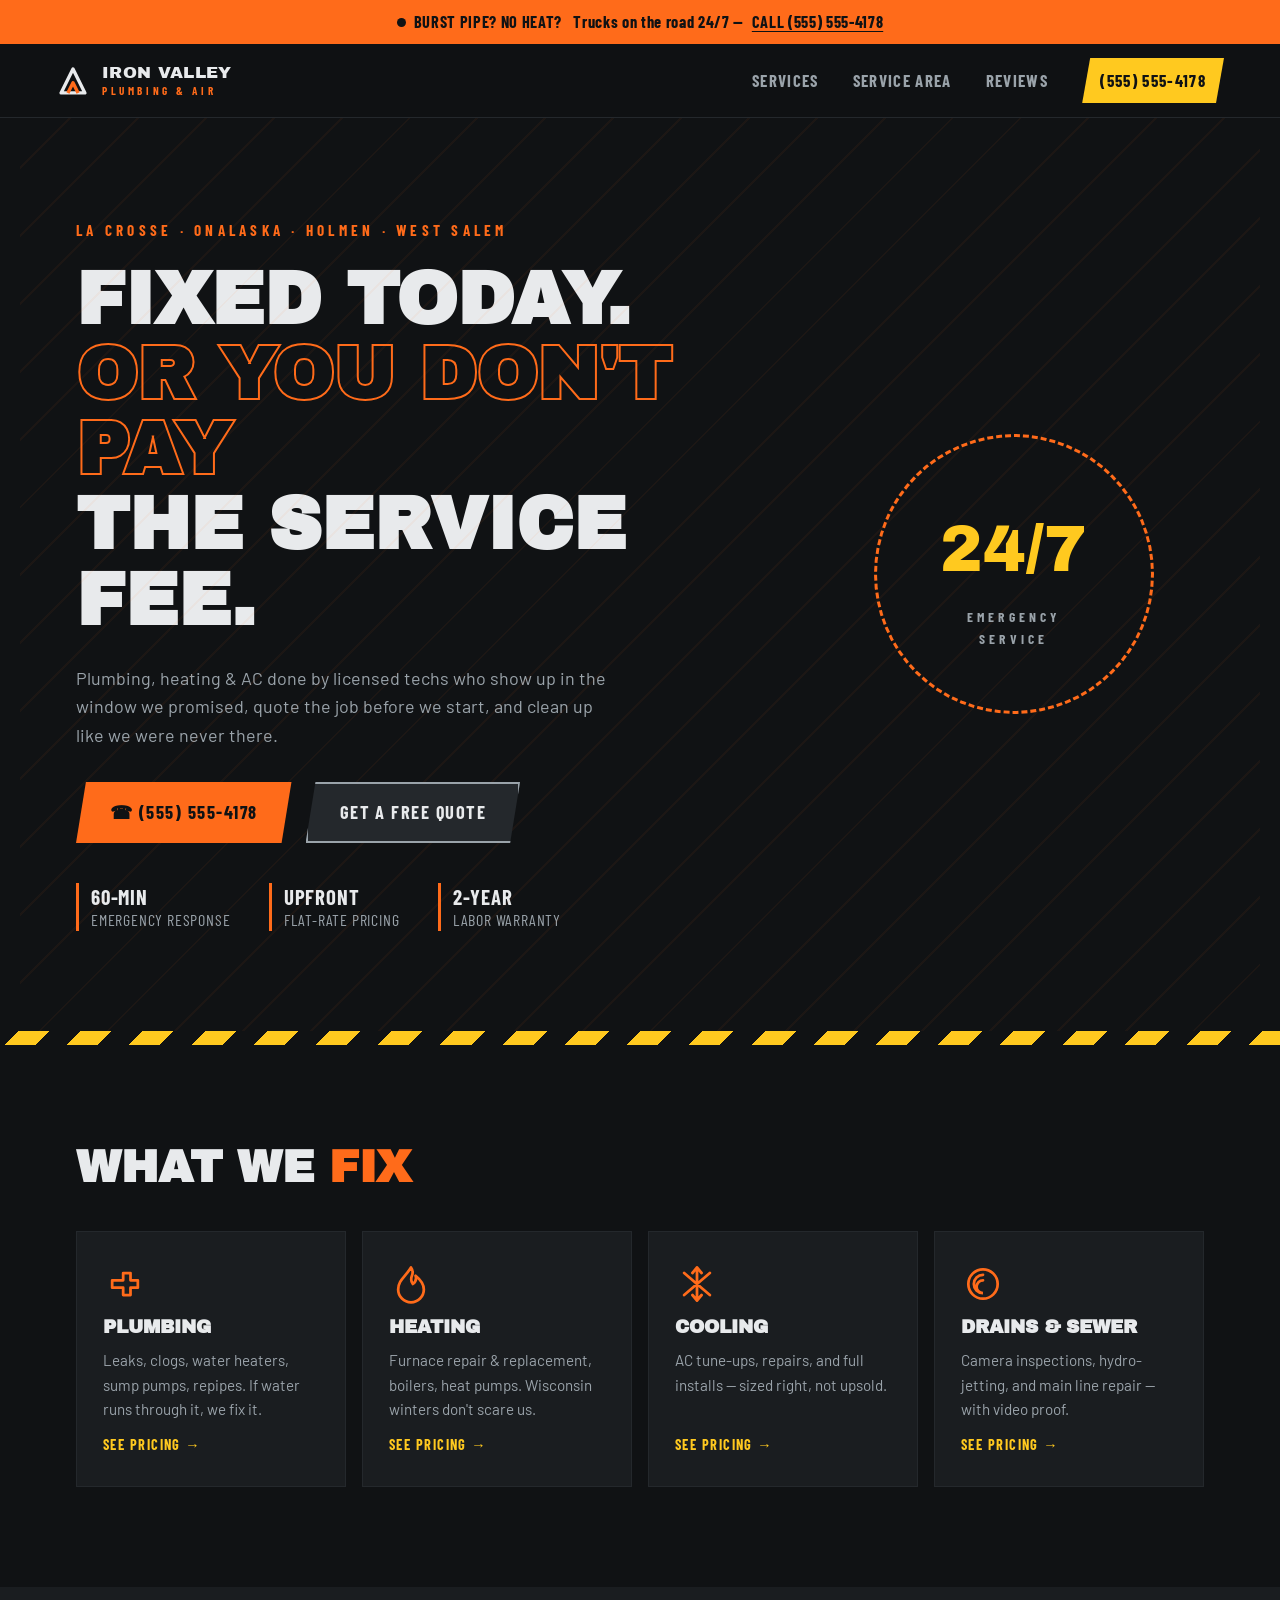
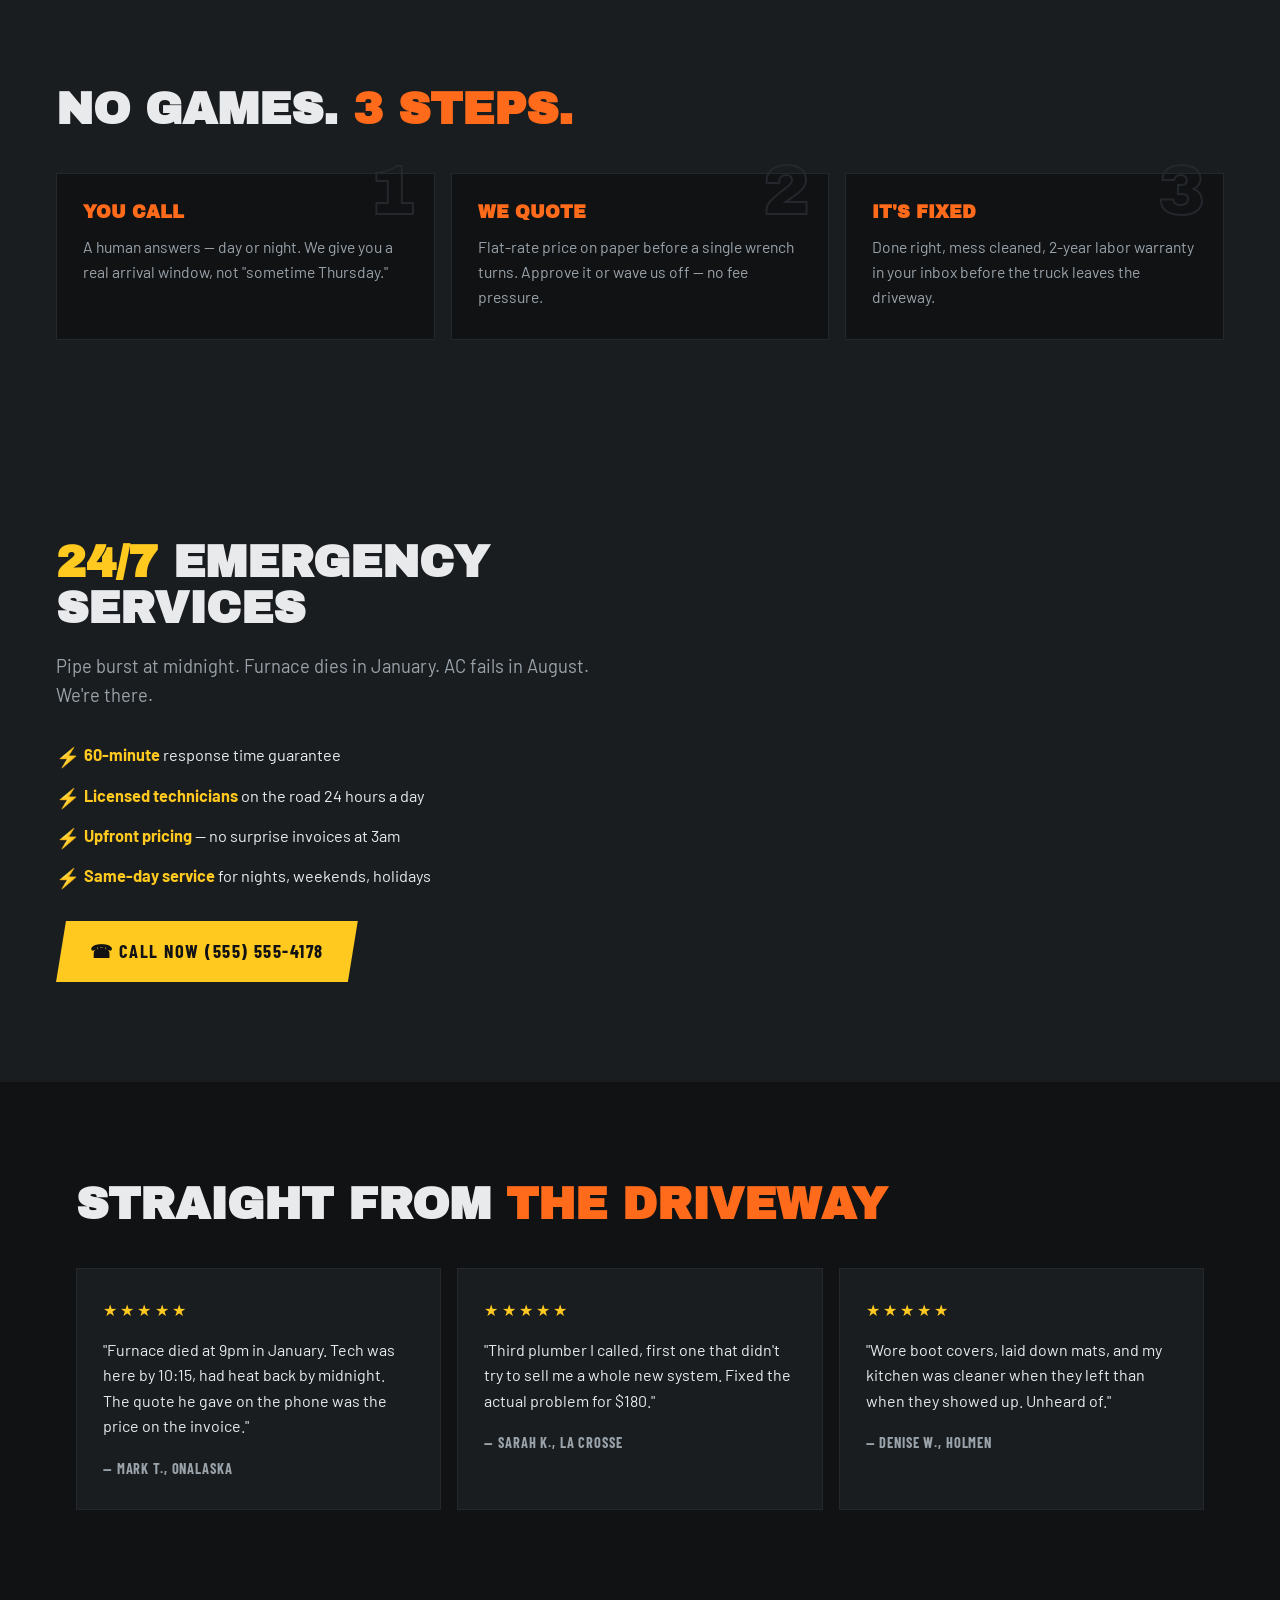
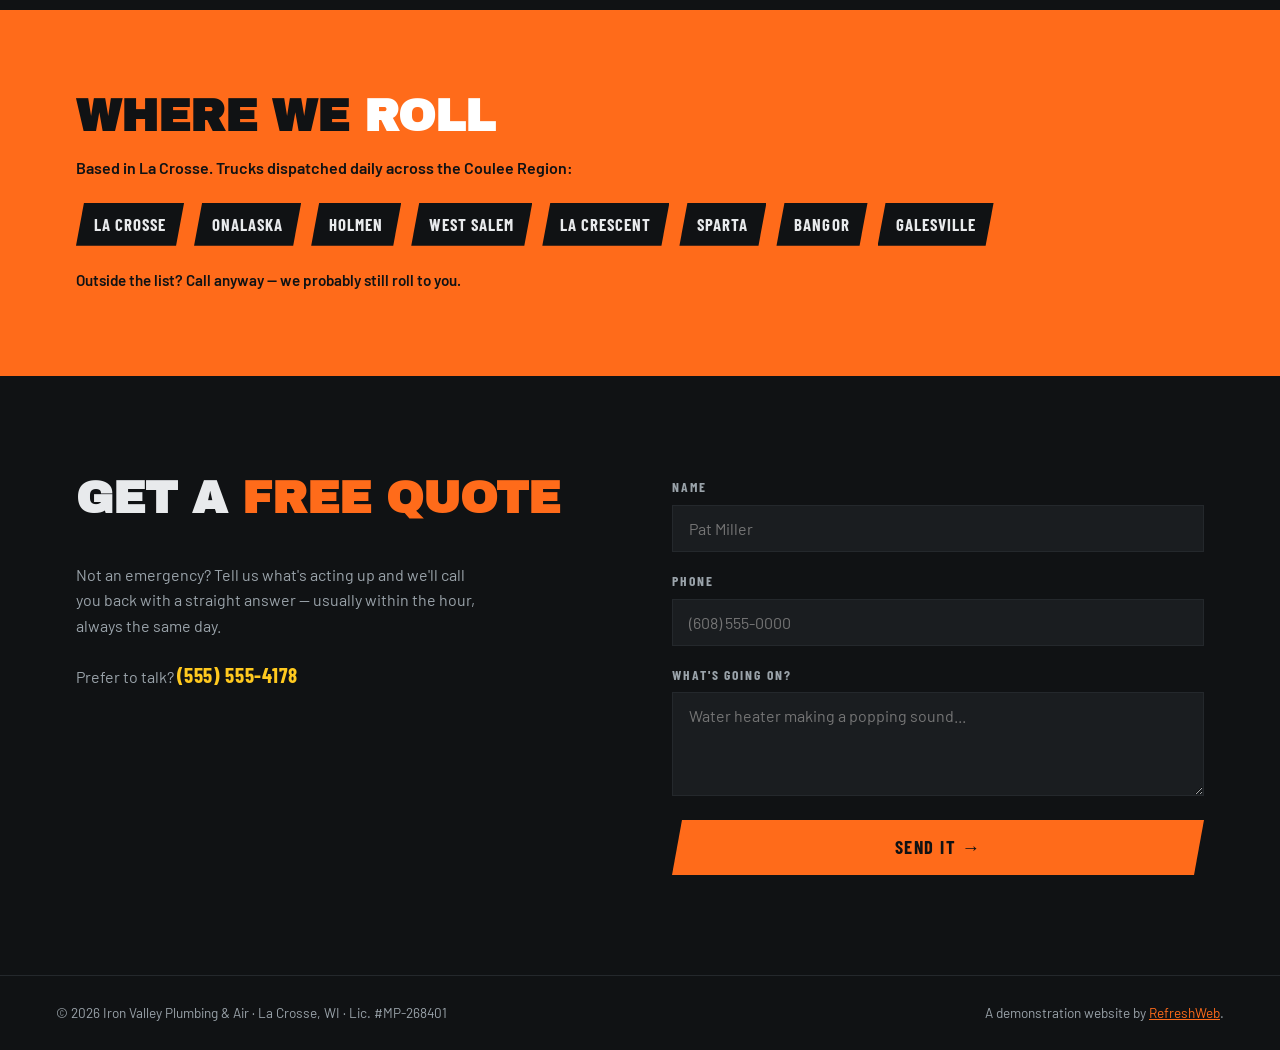
<file: index.html>
<!DOCTYPE html>
<html lang="en">
<head>
  <meta charset="UTF-8">
  <meta name="viewport" content="width=device-width, initial-scale=1.0">
  <title>Iron Valley Plumbing &amp; Air — 24/7 Plumbing, Heating &amp; Cooling in La Crosse</title>
  <meta name="description" content="Emergency plumbing, heating, and AC repair across the La Crosse area. Upfront pricing, trucks on the road 24/7, fixed right the first time.">
  <link rel="preconnect" href="https://fonts.googleapis.com">
  <link rel="preconnect" href="https://fonts.gstatic.com" crossorigin>
  <link href="https://fonts.googleapis.com/css2?family=Archivo+Black&family=Barlow:wght@400;500;600;700&family=Barlow+Condensed:wght@600;700&display=swap" rel="stylesheet">
  <link rel="stylesheet" href="styles.css">
  <script>document.documentElement.classList.add("js")</script>
</head>
<body>

  <!-- Emergency bar -->
  <div class="alert-bar" id="alert-bar">
    <span class="alert-dot"></span>
    <strong>BURST PIPE? NO HEAT?</strong>&nbsp;Trucks on the road 24/7 —
    <a href="tel:+15555554178">CALL (555) 555-4178</a>
  </div>

  <header class="site-header" id="site-header">
    <a href="index.html" class="brand" id="brand-logo" data-rw-protected="brand-logo">
      <svg class="brand-mark" viewBox="0 0 40 40" aria-hidden="true">
        <path d="M6 34 L20 6 L34 34 Z" fill="none" stroke="currentColor" stroke-width="4" stroke-linejoin="round"/>
        <path d="M14 34 L20 22 L26 34" fill="none" stroke="var(--orange)" stroke-width="4" stroke-linejoin="round"/>
      </svg>
      <span class="brand-text">IRON VALLEY<small>PLUMBING &amp; AIR</small></span>
    </a>
    <nav class="site-nav" id="site-nav">
      <a href="services.html">Services</a>
      <a href="index.html#home-areas">Service Area</a>
      <a href="index.html#home-reviews">Reviews</a>
      <a href="tel:+15555554178" class="nav-phone">(555) 555-4178</a>
    </nav>
    <button class="nav-toggle" id="nav-toggle" aria-label="Menu"><span></span><span></span><span></span></button>
  </header>

  <main>

    <!-- ============ HERO ============ -->
    <section class="hero" id="home-hero">
      <div class="hero-content">
        <p class="hero-tag reveal">LA CROSSE · ONALASKA · HOLMEN · WEST SALEM</p>
        <h1 class="reveal">FIXED TODAY.<br><span class="stroke">OR YOU DON'T PAY</span><br>THE SERVICE FEE.</h1>
        <p class="hero-lede reveal">Plumbing, heating &amp; AC done by licensed techs who show up in the window
          we promised, quote the job before we start, and clean up like we were never there.</p>
        <div class="hero-actions reveal">
          <a href="tel:+15555554178" class="btn btn-orange">☎ (555) 555-4178</a>
          <a href="#home-quote" class="btn btn-outline">Get a free quote</a>
        </div>
        <ul class="hero-proof reveal">
          <li><strong>60-min</strong> emergency response</li>
          <li><strong>Upfront</strong> flat-rate pricing</li>
          <li><strong>2-year</strong> labor warranty</li>
        </ul>
      </div>
      <div class="hero-badge reveal" aria-hidden="true">
        <div class="badge-ring">
          <span class="badge-24">24/7</span>
          <span class="badge-label">EMERGENCY<br>SERVICE</span>
        </div>
      </div>
    </section>

    <div class="hazard-stripe" aria-hidden="true"></div>

    <!-- ============ SERVICES ============ -->
    <section class="services" id="home-services">
      <h2 class="section-title reveal">WHAT WE <span>FIX</span></h2>
      <div class="services-grid">
        <a href="services.html#svc-plumbing" class="service-card reveal">
          <svg viewBox="0 0 48 48" class="svc-icon"><path d="M10 20h12v-8h8v8h8v8h-8v8h-8v-8H10z" fill="none" stroke="currentColor" stroke-width="3" stroke-linejoin="round"/></svg>
          <h3>PLUMBING</h3>
          <p>Leaks, clogs, water heaters, sump pumps, repipes. If water runs through it, we fix it.</p>
          <span class="svc-go">SEE PRICING →</span>
        </a>
        <a href="services.html#svc-heating" class="service-card reveal">
          <svg viewBox="0 0 48 48" class="svc-icon"><path d="M24 6c6 8-4 10 2 18 4-3 4-6 3-9 5 4 9 9 9 15a14 14 0 01-28 0c0-10 8-14 14-24z" fill="none" stroke="currentColor" stroke-width="3" stroke-linejoin="round"/></svg>
          <h3>HEATING</h3>
          <p>Furnace repair &amp; replacement, boilers, heat pumps. Wisconsin winters don't scare us.</p>
          <span class="svc-go">SEE PRICING →</span>
        </a>
        <a href="services.html#svc-cooling" class="service-card reveal">
          <svg viewBox="0 0 48 48" class="svc-icon"><path d="M24 6v36M10 12l28 24M38 12L10 36M24 6l-5 6m5-6l5 6M24 42l-5-6m5 6l5-6" fill="none" stroke="currentColor" stroke-width="3" stroke-linecap="round"/></svg>
          <h3>COOLING</h3>
          <p>AC tune-ups, repairs, and full installs — sized right, not upsold.</p>
          <span class="svc-go">SEE PRICING →</span>
        </a>
        <a href="services.html#svc-drains" class="service-card reveal">
          <svg viewBox="0 0 48 48" class="svc-icon"><circle cx="24" cy="24" r="16" fill="none" stroke="currentColor" stroke-width="3"/><path d="M24 14a10 10 0 100 20 7 7 0 110-14" fill="none" stroke="currentColor" stroke-width="3" stroke-linecap="round"/></svg>
          <h3>DRAINS &amp; SEWER</h3>
          <p>Camera inspections, hydro-jetting, and main line repair — with video proof.</p>
          <span class="svc-go">SEE PRICING →</span>
        </a>
      </div>
    </section>

    <!-- ============ HOW IT WORKS ============ -->
    <section class="steps" id="home-process">
      <h2 class="section-title reveal">NO GAMES. <span>3 STEPS.</span></h2>
      <ol class="steps-list">
        <li class="reveal"><span>1</span><h3>YOU CALL</h3><p>A human answers — day or night. We give you a real arrival window, not "sometime Thursday."</p></li>
        <li class="reveal"><span>2</span><h3>WE QUOTE</h3><p>Flat-rate price on paper before a single wrench turns. Approve it or wave us off — no fee pressure.</p></li>
        <li class="reveal"><span>3</span><h3>IT'S FIXED</h3><p>Done right, mess cleaned, 2-year labor warranty in your inbox before the truck leaves the driveway.</p></li>
      </ol>
    </section>

    <!-- ============ 24/7 EMERGENCY SERVICES ============ -->
    <section class="emergency-services" id="home-emergency">
      <div class="emergency-inner reveal">
        <h2 class="section-title"><span>24/7</span> EMERGENCY<br>SERVICES</h2>
        <p class="emergency-lede">Pipe burst at midnight. Furnace dies in January. AC fails in August. We're there.</p>
        <ul class="emergency-list">
          <li><strong>60-minute</strong> response time guarantee</li>
          <li><strong>Licensed technicians</strong> on the road 24 hours a day</li>
          <li><strong>Upfront pricing</strong> — no surprise invoices at 3am</li>
          <li><strong>Same-day service</strong> for nights, weekends, holidays</li>
        </ul>
        <a href="tel:+15555554178" class="btn btn-yellow">☎ CALL NOW (555) 555-4178</a>
      </div>
    </section>

    <!-- ============ REVIEWS ============ -->
    <section class="reviews" id="home-reviews">
      <h2 class="section-title reveal">STRAIGHT FROM <span>THE DRIVEWAY</span></h2>
      <div class="reviews-grid">
        <blockquote class="review-card reveal">
          <div class="stars">★★★★★</div>
          <p>"Furnace died at 9pm in January. Tech was here by 10:15, had heat back by midnight. The quote he gave on the phone was the price on the invoice."</p>
          <cite>— Mark T., Onalaska</cite>
        </blockquote>
        <blockquote class="review-card reveal">
          <div class="stars">★★★★★</div>
          <p>"Third plumber I called, first one that didn't try to sell me a whole new system. Fixed the actual problem for $180."</p>
          <cite>— Sarah K., La Crosse</cite>
        </blockquote>
        <blockquote class="review-card reveal">
          <div class="stars">★★★★★</div>
          <p>"Wore boot covers, laid down mats, and my kitchen was cleaner when they left than when they showed up. Unheard of."</p>
          <cite>— Denise W., Holmen</cite>
        </blockquote>
      </div>
    </section>

    <!-- ============ SERVICE AREA ============ -->
    <section class="areas" id="home-areas">
      <div class="areas-inner reveal">
        <h2 class="section-title">WHERE WE <span>ROLL</span></h2>
        <p>Based in La Crosse. Trucks dispatched daily across the Coulee Region:</p>
        <ul class="areas-list" id="home-service-towns">
          <li>La Crosse</li><li>Onalaska</li><li>Holmen</li><li>West Salem</li>
          <li>La Crescent</li><li>Sparta</li><li>Bangor</li><li>Galesville</li>
        </ul>
        <p class="areas-note">Outside the list? Call anyway — we probably still roll to you.</p>
      </div>
    </section>

    <!-- ============ QUOTE FORM ============ -->
    <section class="quote" id="home-quote">
      <div class="quote-copy">
        <h2 class="section-title reveal">GET A <span>FREE QUOTE</span></h2>
        <p class="reveal">Not an emergency? Tell us what's acting up and we'll call you back
          with a straight answer — usually within the hour, always the same day.</p>
        <p class="quote-phone reveal">Prefer to talk? <a href="tel:+15555554178">(555) 555-4178</a></p>
      </div>
      <form class="quote-form reveal" id="quote-form">
        <label>NAME<input type="text" name="name" required placeholder="Pat Miller"></label>
        <label>PHONE<input type="tel" name="phone" required placeholder="(608) 555-0000"></label>
        <label>WHAT'S GOING ON?<textarea name="issue" rows="4" placeholder="Water heater making a popping sound..."></textarea></label>
        <input type="text" name="hp" tabindex="-1" autocomplete="off" aria-hidden="true" style="position:absolute;left:-9999px;width:1px;height:1px;overflow:hidden;">
        <button type="submit" class="btn btn-orange btn-block">SEND IT →</button>
      </form>
    </section>

  </main>

  <footer class="site-footer">
    <p id="footer-copyright">© <span id="year"></span> Iron Valley Plumbing &amp; Air · La Crosse, WI · Lic. #MP-268401</p>
    <p class="footer-fine">A demonstration website by <a href="https://refreshweb.io">RefreshWeb</a>.</p>
  </footer>

  <script src="app.js"></script>
</body>
</html>
</file>
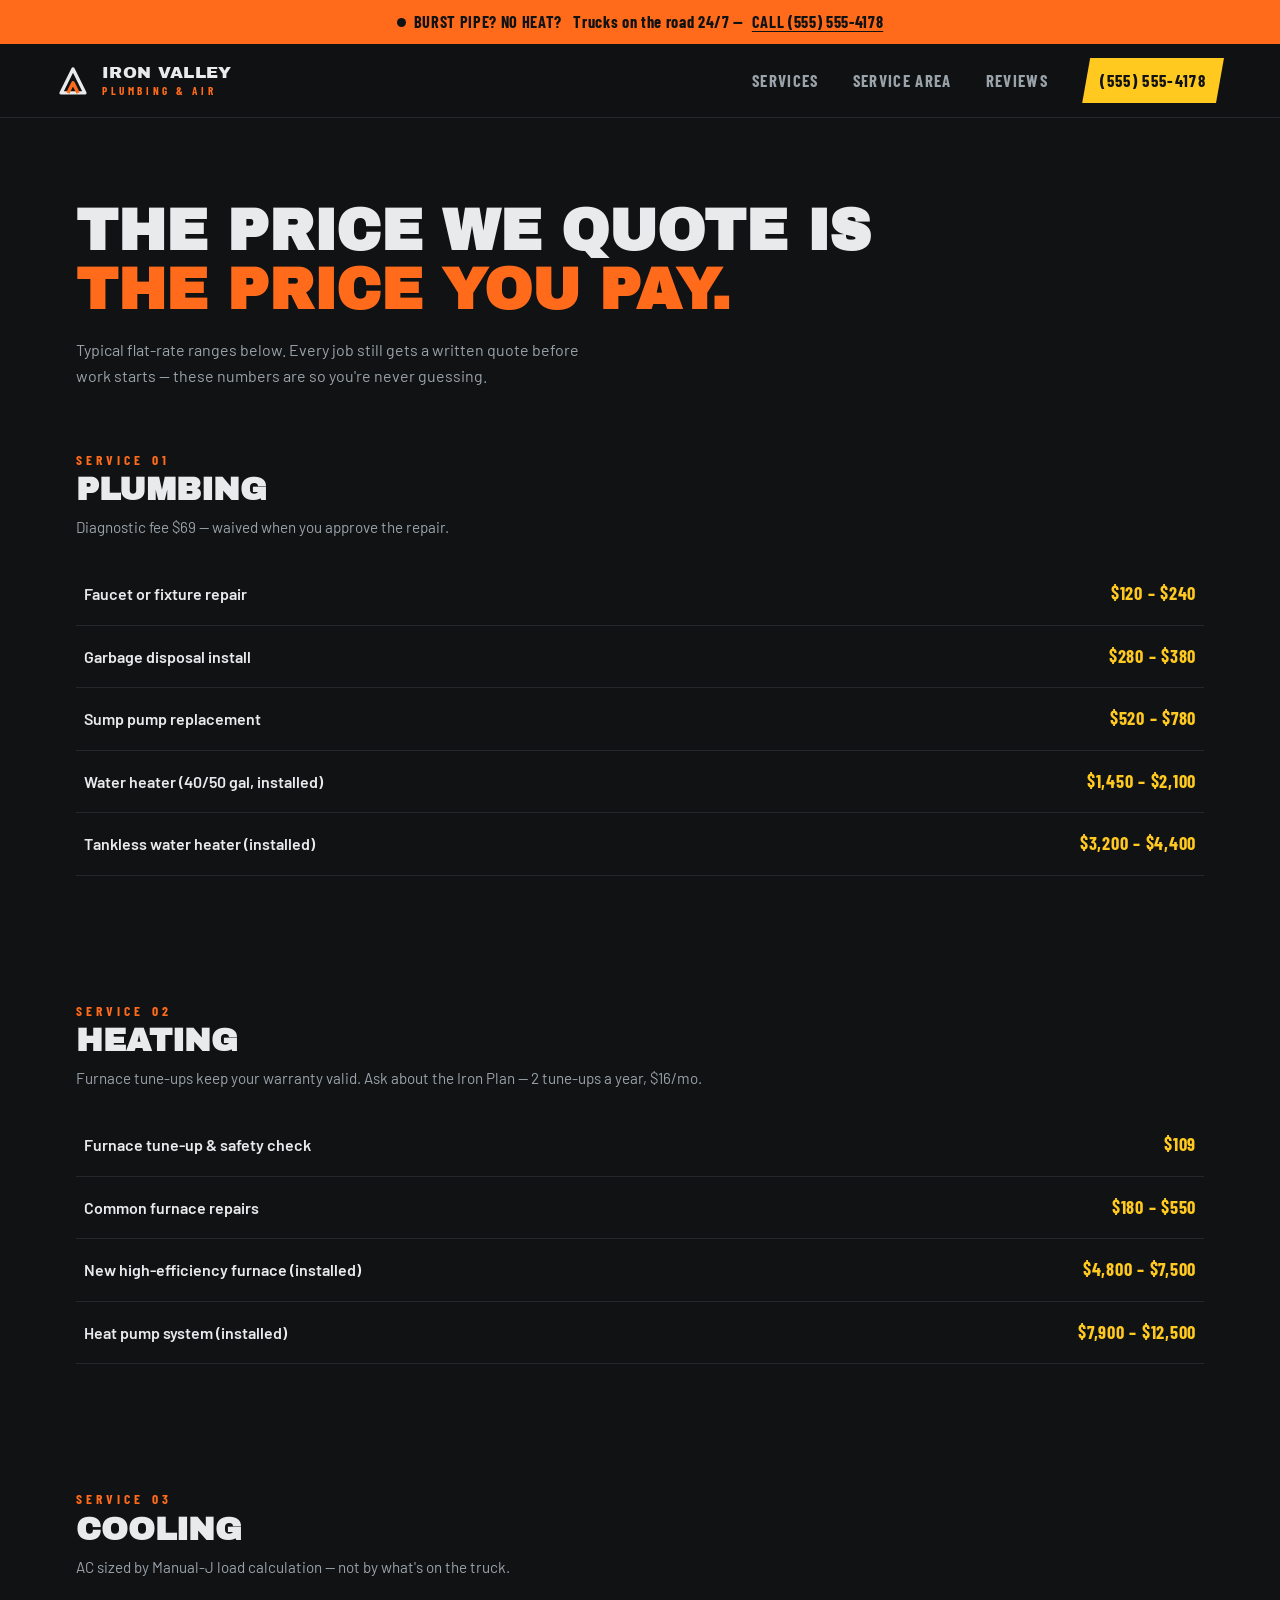
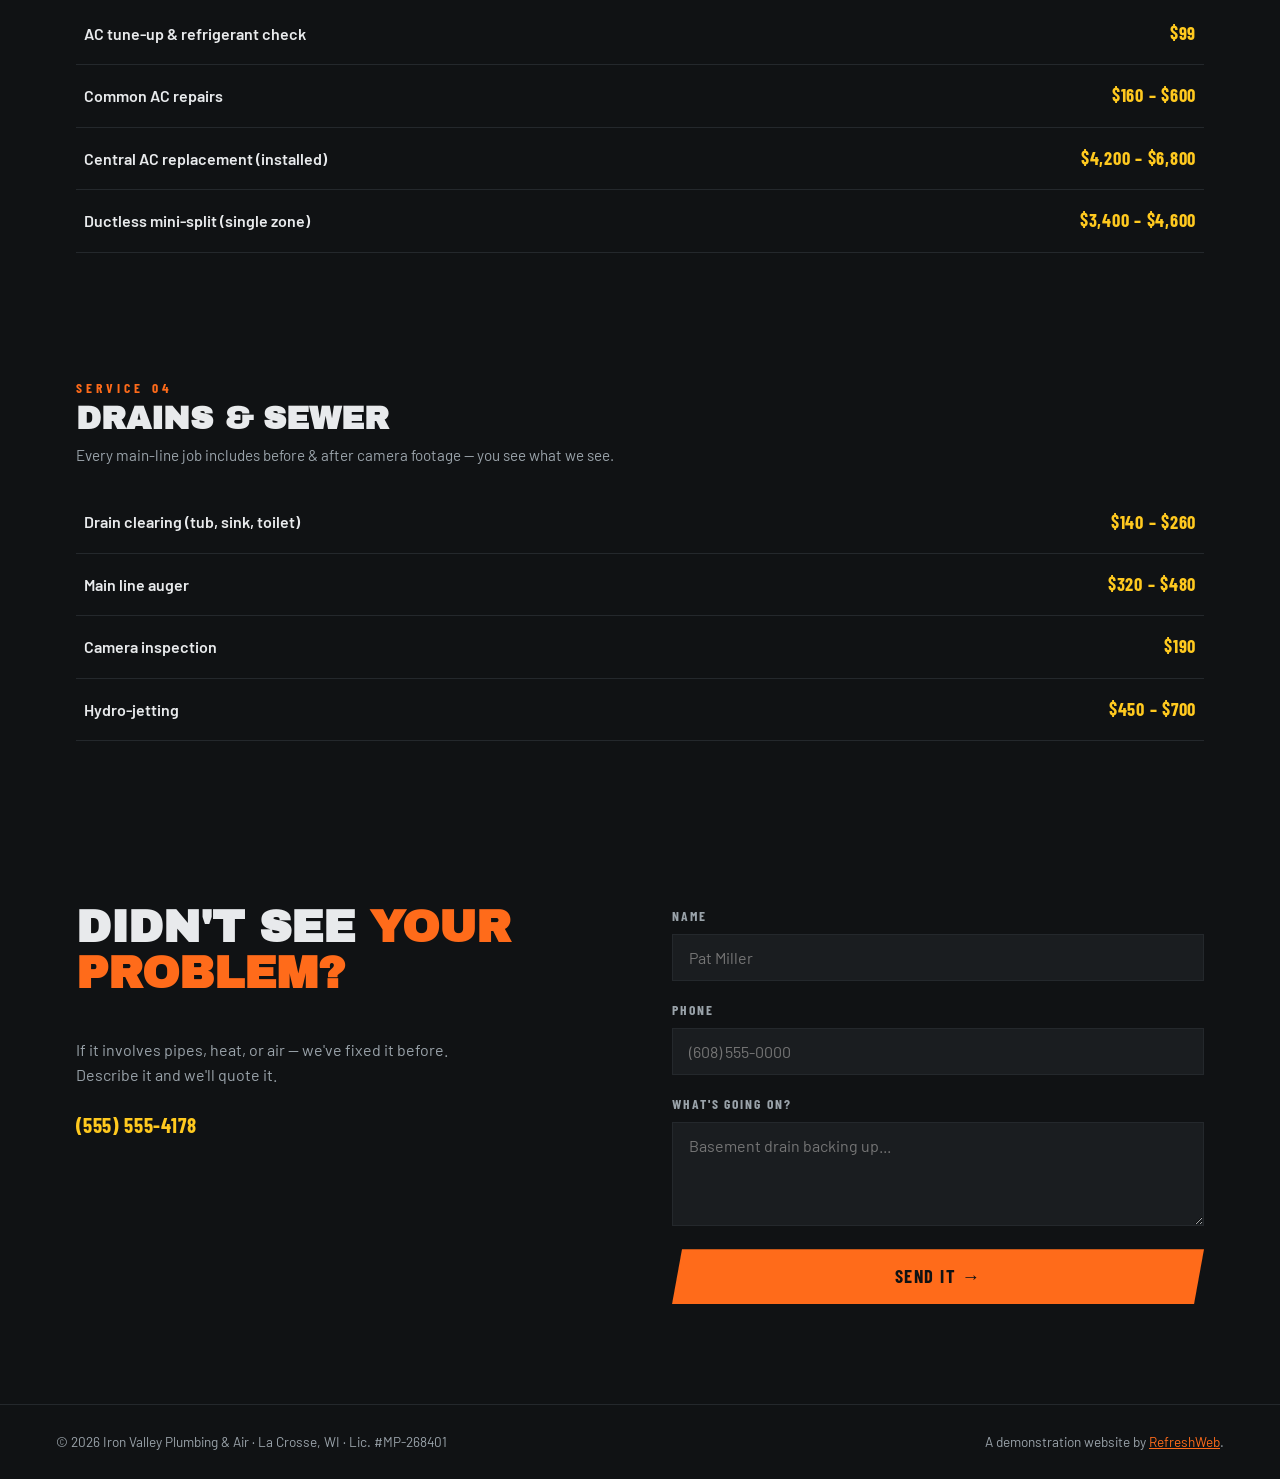
<file: services.html>
<!DOCTYPE html>
<html lang="en">
<head>
  <meta charset="UTF-8">
  <meta name="viewport" content="width=device-width, initial-scale=1.0">
  <title>Services &amp; Pricing — Iron Valley Plumbing &amp; Air</title>
  <meta name="description" content="Flat-rate pricing for plumbing, heating, cooling, and drain work in the La Crosse area. The price we quote is the price you pay.">
  <link rel="preconnect" href="https://fonts.googleapis.com">
  <link rel="preconnect" href="https://fonts.gstatic.com" crossorigin>
  <link href="https://fonts.googleapis.com/css2?family=Archivo+Black&family=Barlow:wght@400;500;600;700&family=Barlow+Condensed:wght@600;700&display=swap" rel="stylesheet">
  <link rel="stylesheet" href="styles.css">
  <script>document.documentElement.classList.add("js")</script>
</head>
<body>

  <div class="alert-bar">
    <span class="alert-dot"></span>
    <strong>BURST PIPE? NO HEAT?</strong>&nbsp;Trucks on the road 24/7 —
    <a href="tel:+15555554178">CALL (555) 555-4178</a>
  </div>

  <header class="site-header">
    <a href="index.html" class="brand" data-rw-protected="brand-logo">
      <svg class="brand-mark" viewBox="0 0 40 40" aria-hidden="true">
        <path d="M6 34 L20 6 L34 34 Z" fill="none" stroke="currentColor" stroke-width="4" stroke-linejoin="round"/>
        <path d="M14 34 L20 22 L26 34" fill="none" stroke="var(--orange)" stroke-width="4" stroke-linejoin="round"/>
      </svg>
      <span class="brand-text">IRON VALLEY<small>PLUMBING &amp; AIR</small></span>
    </a>
    <nav class="site-nav" id="site-nav">
      <a href="services.html">Services</a>
      <a href="index.html#home-areas">Service Area</a>
      <a href="index.html#home-reviews">Reviews</a>
      <a href="tel:+15555554178" class="nav-phone">(555) 555-4178</a>
    </nav>
    <button class="nav-toggle" id="nav-toggle" aria-label="Menu"><span></span><span></span><span></span></button>
  </header>

  <main>
    <section class="page-hero" id="services-hero">
      <h1 class="reveal">THE PRICE WE QUOTE IS<br><span>THE PRICE YOU PAY.</span></h1>
      <p class="reveal">Typical flat-rate ranges below. Every job still gets a written quote before work starts —
        these numbers are so you're never guessing.</p>
    </section>

    <section class="price-section" id="svc-plumbing">
      <h2 class="reveal"><small>SERVICE 01</small>PLUMBING</h2>
      <p class="price-note reveal">Diagnostic fee $69 — waived when you approve the repair.</p>
      <table class="price-table">
        <tr class="reveal"><td>Faucet or fixture repair</td><td>$120 – $240</td></tr>
        <tr class="reveal"><td>Garbage disposal install</td><td>$280 – $380</td></tr>
        <tr class="reveal"><td>Sump pump replacement</td><td>$520 – $780</td></tr>
        <tr class="reveal"><td>Water heater (40/50 gal, installed)</td><td>$1,450 – $2,100</td></tr>
        <tr class="reveal"><td>Tankless water heater (installed)</td><td>$3,200 – $4,400</td></tr>
      </table>
    </section>

    <section class="price-section" id="svc-heating">
      <h2 class="reveal"><small>SERVICE 02</small>HEATING</h2>
      <p class="price-note reveal">Furnace tune-ups keep your warranty valid. Ask about the Iron Plan — 2 tune-ups a year, $16/mo.</p>
      <table class="price-table">
        <tr class="reveal"><td>Furnace tune-up &amp; safety check</td><td>$109</td></tr>
        <tr class="reveal"><td>Common furnace repairs</td><td>$180 – $550</td></tr>
        <tr class="reveal"><td>New high-efficiency furnace (installed)</td><td>$4,800 – $7,500</td></tr>
        <tr class="reveal"><td>Heat pump system (installed)</td><td>$7,900 – $12,500</td></tr>
      </table>
    </section>

    <section class="price-section" id="svc-cooling">
      <h2 class="reveal"><small>SERVICE 03</small>COOLING</h2>
      <p class="price-note reveal">AC sized by Manual-J load calculation — not by what's on the truck.</p>
      <table class="price-table">
        <tr class="reveal"><td>AC tune-up &amp; refrigerant check</td><td>$99</td></tr>
        <tr class="reveal"><td>Common AC repairs</td><td>$160 – $600</td></tr>
        <tr class="reveal"><td>Central AC replacement (installed)</td><td>$4,200 – $6,800</td></tr>
        <tr class="reveal"><td>Ductless mini-split (single zone)</td><td>$3,400 – $4,600</td></tr>
      </table>
    </section>

    <section class="price-section" id="svc-drains">
      <h2 class="reveal"><small>SERVICE 04</small>DRAINS &amp; SEWER</h2>
      <p class="price-note reveal">Every main-line job includes before &amp; after camera footage — you see what we see.</p>
      <table class="price-table">
        <tr class="reveal"><td>Drain clearing (tub, sink, toilet)</td><td>$140 – $260</td></tr>
        <tr class="reveal"><td>Main line auger</td><td>$320 – $480</td></tr>
        <tr class="reveal"><td>Camera inspection</td><td>$190</td></tr>
        <tr class="reveal"><td>Hydro-jetting</td><td>$450 – $700</td></tr>
      </table>
    </section>

    <section class="quote" id="quote">
      <div class="quote-copy">
        <h2 class="section-title reveal">DIDN'T SEE <span>YOUR PROBLEM?</span></h2>
        <p class="reveal">If it involves pipes, heat, or air — we've fixed it before. Describe it and we'll quote it.</p>
        <p class="quote-phone reveal"><a href="tel:+15555554178">(555) 555-4178</a></p>
      </div>
      <form class="quote-form reveal" id="quote-form">
        <label>NAME<input type="text" name="name" required placeholder="Pat Miller"></label>
        <label>PHONE<input type="tel" name="phone" required placeholder="(608) 555-0000"></label>
        <label>WHAT'S GOING ON?<textarea name="issue" rows="4" placeholder="Basement drain backing up..."></textarea></label>
        <button type="submit" class="btn btn-orange btn-block">SEND IT →</button>
      </form>
    </section>
  </main>

  <footer class="site-footer">
    <p>© <span id="year"></span> Iron Valley Plumbing &amp; Air · La Crosse, WI · Lic. #MP-268401</p>
    <p class="footer-fine">A demonstration website by <a href="https://refreshweb.io">RefreshWeb</a>.</p>
  </footer>

  <script src="app.js"></script>
</body>
</html>
</file>
<file: styles.css>
/* ————— Iron Valley Plumbing & Air — industrial utilitarian —————
   Palette: charcoal black / safety orange / concrete / warning yellow
   Type: Archivo Black (display) + Barlow / Barlow Condensed        */

:root {
  --black:    #101214;
  --charcoal: #1A1D20;
  --steel:    #24282C;
  --concrete: #9AA3AA;
  --smoke:    #E8EAEC;
  --orange:   #FF6B1A;
  --orange-d: #E05808;
  --yellow:   #FFC91F;

  /* Semantic status tokens — derived from the site's own palette so
     alerts/success/error states stay on-brand instead of using generic
     red/green/yellow. */
  --success: #3FA34D;         /* industrial safety green, distinct from orange/yellow */
  --warning: var(--yellow);   /* existing safety yellow */
  --error:   var(--orange-d); /* existing darker orange, reads as urgent in this palette */
  --info:    var(--concrete); /* neutral steel tone — no blue exists in this palette, stay on-brand */

  --font-display: "Archivo Black", Impact, sans-serif;
  --font-cond:    "Barlow Condensed", sans-serif;
  --font-body:    "Barlow", -apple-system, sans-serif;
}

* { margin: 0; padding: 0; box-sizing: border-box; }
html { scroll-behavior: smooth; }

body {
  font-family: var(--font-body);
  background: var(--black);
  color: var(--smoke);
  line-height: 1.6;
  -webkit-font-smoothing: antialiased;
}

h1, h2, h3 { font-family: var(--font-display); text-transform: uppercase; line-height: 1.02; }

a { color: inherit; }

/* ————— Alert bar ————— */
.alert-bar {
  display: flex; align-items: center; justify-content: center; gap: 8px; flex-wrap: wrap;
  background: var(--orange); color: var(--black);
  font-family: var(--font-cond); font-size: 1.02rem; font-weight: 700; letter-spacing: 0.04em;
  padding: 9px 16px; text-align: center;
}
.alert-bar a { color: var(--black); text-decoration: underline; text-underline-offset: 3px; }
.alert-dot {
  width: 9px; height: 9px; border-radius: 50%; background: var(--black);
  animation: blink 1.2s infinite;
}
@keyframes blink { 0%, 100% { opacity: 1; } 50% { opacity: 0.25; } }

/* ————— Header ————— */
/* backdrop-filter lives on ::before (a sibling of .site-nav in the box
   tree), NOT on .site-header itself — putting it on the header would make
   the header the containing block for its fixed-position .site-nav child
   on mobile, collapsing the full-screen menu to the header's own height. */
.site-header {
  position: sticky; top: 0; z-index: 40;
  display: flex; align-items: center; justify-content: space-between;
  padding: 14px clamp(20px, 5vw, 56px);
  border-bottom: 1px solid var(--steel);
}
.site-header::before {
  content: ""; position: absolute; inset: 0; z-index: -1;
  background: rgba(16, 18, 20, 0.92);
  backdrop-filter: blur(10px);
}

.brand { display: flex; align-items: center; gap: 12px; text-decoration: none; color: var(--smoke); }
.brand-mark { width: 34px; height: 34px; }
.brand-text { font-family: var(--font-display); font-size: 1.05rem; letter-spacing: 0.02em; line-height: 1; }
.brand-text small {
  display: block; font-family: var(--font-cond); font-size: 0.7rem; font-weight: 700;
  letter-spacing: 0.32em; color: var(--orange); margin-top: 3px;
}

.site-nav { display: flex; align-items: center; gap: clamp(16px, 3vw, 34px); }
.site-nav a {
  font-family: var(--font-cond); font-weight: 700; font-size: 1.05rem;
  letter-spacing: 0.08em; text-transform: uppercase;
  text-decoration: none; color: var(--concrete); transition: color 0.15s;
}
.site-nav a:hover { color: var(--smoke); }
.nav-phone {
  color: var(--black) !important; background: var(--yellow);
  padding: 9px 18px; clip-path: polygon(8px 0, 100% 0, calc(100% - 8px) 100%, 0 100%);
  transition: background 0.15s !important;
}
.nav-phone:hover { background: #ffd84f; }

.nav-toggle { display: none; }

/* ————— Buttons ————— */
.btn {
  display: inline-block; text-decoration: none; text-align: center; cursor: pointer; border: none;
  font-family: var(--font-cond); font-weight: 700; font-size: 1.15rem; letter-spacing: 0.08em;
  padding: 16px 34px; text-transform: uppercase;
  clip-path: polygon(10px 0, 100% 0, calc(100% - 10px) 100%, 0 100%);
  transition: transform 0.15s ease, background 0.15s;
}
.btn-orange { background: var(--orange); color: var(--black); }
.btn-orange:hover { background: var(--orange-d); transform: translateY(-2px); }
.btn-outline { background: var(--steel); color: var(--smoke); box-shadow: inset 0 0 0 2px var(--concrete); }
.btn-outline:hover { box-shadow: inset 0 0 0 2px var(--smoke); }
.btn-block { width: 100%; }

/* ————— Hero ————— */
.hero {
  display: grid; grid-template-columns: 1.3fr 0.7fr; align-items: center; gap: 40px;
  max-width: 1240px; margin: 0 auto;
  padding: clamp(48px, 8vw, 100px) clamp(20px, 5vw, 56px);
  position: relative; overflow: hidden;
}
.hero::before {
  content: ""; position: absolute; inset: 0; pointer-events: none;
  background:
    repeating-linear-gradient(-45deg, transparent 0 46px, rgba(255, 107, 26, 0.05) 46px 48px);
}

.hero-tag {
  font-family: var(--font-cond); font-weight: 700; font-size: 0.95rem;
  letter-spacing: 0.28em; color: var(--orange); margin-bottom: 20px;
}

.hero h1 { font-size: clamp(2.3rem, 6vw, 4.6rem); margin-bottom: 26px; }
.hero h1 .stroke {
  color: transparent;
  -webkit-text-stroke: 2px var(--orange);
}

.hero-lede { font-size: 1.12rem; color: var(--concrete); max-width: 54ch; margin-bottom: 32px; }

.hero-actions { display: flex; gap: 14px; flex-wrap: wrap; margin-bottom: 40px; }

.hero-proof { list-style: none; display: flex; gap: clamp(20px, 3vw, 44px); flex-wrap: wrap; }
.hero-proof li {
  font-family: var(--font-cond); font-size: 1rem; letter-spacing: 0.05em;
  color: var(--concrete); text-transform: uppercase;
  border-left: 3px solid var(--orange); padding-left: 12px; line-height: 1.3;
}
.hero-proof strong { display: block; color: var(--smoke); font-size: 1.3rem; }

/* hero badge */
.hero-badge { display: grid; place-items: center; }
.badge-ring {
  width: clamp(200px, 22vw, 280px); aspect-ratio: 1;
  display: grid; place-content: center; text-align: center; gap: 4px;
  position: relative;
}
.badge-ring::before {
  content: ""; position: absolute; inset: 0; border-radius: 50%;
  border: 3px dashed var(--orange);
  animation: spin-slow 30s linear infinite;
}
@keyframes spin-slow { to { transform: rotate(360deg); } }
.badge-24 { font-family: var(--font-display); font-size: clamp(3rem, 5vw, 4.4rem); color: var(--yellow); }
.badge-label { font-family: var(--font-cond); font-weight: 700; letter-spacing: 0.3em; color: var(--concrete); font-size: 0.85rem; }

/* ————— Hazard stripe divider ————— */
.hazard-stripe {
  height: 14px;
  background: repeating-linear-gradient(-45deg, var(--yellow) 0 22px, var(--black) 22px 44px);
}

/* ————— Sections ————— */
section { scroll-margin-top: 120px; }

.section-title {
  font-size: clamp(1.7rem, 4vw, 2.8rem); margin-bottom: 40px;
}
.section-title span { color: var(--orange); }

/* ————— Services ————— */
.services { max-width: 1240px; margin: 0 auto; padding: clamp(56px, 8vw, 100px) clamp(20px, 5vw, 56px); }

.services-grid { display: grid; grid-template-columns: repeat(auto-fit, minmax(250px, 1fr)); gap: 16px; }

.service-card {
  background: var(--charcoal); border: 1px solid var(--steel);
  padding: 30px 26px; text-decoration: none;
  display: flex; flex-direction: column; gap: 12px;
  transition: transform 0.2s ease, border-color 0.2s;
  position: relative; overflow: hidden;
}
.service-card::after {
  content: ""; position: absolute; top: 0; left: 0; right: 0; height: 3px;
  background: var(--orange); transform: scaleX(0); transform-origin: left;
  transition: transform 0.25s ease;
}
.service-card:hover { transform: translateY(-5px); border-color: var(--concrete); }
.service-card:hover::after { transform: scaleX(1); }

.svc-icon { width: 44px; height: 44px; color: var(--orange); }
.service-card h3 { font-size: 1.15rem; color: var(--smoke); }
.service-card p { font-size: 0.95rem; color: var(--concrete); flex: 1; }
.svc-go { font-family: var(--font-cond); font-weight: 700; letter-spacing: 0.1em; color: var(--yellow); font-size: 0.9rem; }

/* ————— Steps ————— */
.steps { background: var(--charcoal); padding: clamp(56px, 8vw, 100px) clamp(20px, 5vw, 56px); }
.steps .section-title { max-width: 1240px; margin-left: auto; margin-right: auto; margin-bottom: 40px; }
.steps-list {
  list-style: none; max-width: 1240px; margin: 0 auto;
  display: grid; grid-template-columns: repeat(auto-fit, minmax(240px, 1fr)); gap: 16px;
  counter-reset: step;
}
.steps-list li { background: var(--black); border: 1px solid var(--steel); padding: 30px 26px; position: relative; }
.steps-list li > span {
  position: absolute; top: -18px; right: 18px;
  font-family: var(--font-display); font-size: 4.4rem; line-height: 1;
  color: transparent; -webkit-text-stroke: 2px var(--steel);
}
.steps-list h3 { color: var(--orange); font-size: 1.1rem; margin-bottom: 12px; }
.steps-list p { color: var(--concrete); font-size: 0.98rem; }

/* ————— 24/7 Emergency Services ————— */
.emergency-services {
  background: var(--charcoal); padding: clamp(56px, 8vw, 100px) clamp(20px, 5vw, 56px);
}
.emergency-inner {
  max-width: 1240px; margin: 0 auto;
}
.emergency-services .section-title {
  font-size: clamp(1.7rem, 4vw, 2.8rem); margin-bottom: 20px;
}
.emergency-services .section-title span { color: var(--yellow); }
.emergency-lede {
  font-size: 1.15rem; color: var(--concrete); max-width: 54ch; margin-bottom: 32px;
}
.emergency-list {
  list-style: none; margin-bottom: 32px; display: grid; gap: 14px;
}
.emergency-list li {
  font-size: 1.02rem; color: var(--smoke); padding-left: 28px; position: relative;
}
.emergency-list li::before {
  content: "⚡"; position: absolute; left: 0; color: var(--yellow); font-size: 1.2rem;
}
.emergency-list strong { color: var(--yellow); font-weight: 700; }
.btn-yellow { background: var(--yellow); color: var(--black); }
.btn-yellow:hover { background: #ffd84f; transform: translateY(-2px); }

/* ————— Reviews ————— */
.reviews { max-width: 1240px; margin: 0 auto; padding: clamp(56px, 8vw, 100px) clamp(20px, 5vw, 56px); }
.reviews-grid { display: grid; grid-template-columns: repeat(auto-fit, minmax(270px, 1fr)); gap: 16px; }
.review-card { background: var(--charcoal); border: 1px solid var(--steel); padding: 28px 26px; }
.stars { color: var(--yellow); letter-spacing: 0.2em; margin-bottom: 14px; }
.review-card p { color: var(--smoke); font-size: 1rem; margin-bottom: 16px; }
.review-card cite { font-family: var(--font-cond); font-style: normal; font-weight: 700; letter-spacing: 0.06em; color: var(--concrete); text-transform: uppercase; font-size: 0.9rem; }

/* ————— Areas ————— */
.areas { background: var(--orange); color: var(--black); }
.areas-inner { max-width: 1240px; margin: 0 auto; padding: clamp(48px, 7vw, 84px) clamp(20px, 5vw, 56px); }
.areas .section-title { color: var(--black); margin-bottom: 16px; }
.areas .section-title span { color: #fff; }
.areas p { font-weight: 600; max-width: 60ch; }
.areas-list { list-style: none; display: flex; flex-wrap: wrap; gap: 10px; margin: 22px 0; }
.areas-list li {
  font-family: var(--font-cond); font-weight: 700; font-size: 1.05rem; letter-spacing: 0.06em;
  text-transform: uppercase; background: var(--black); color: var(--smoke);
  padding: 8px 18px; clip-path: polygon(8px 0, 100% 0, calc(100% - 8px) 100%, 0 100%);
}
.areas-note { font-size: 0.95rem; }

/* ————— Quote ————— */
.quote {
  display: grid; grid-template-columns: 1fr 1fr; gap: clamp(28px, 5vw, 72px);
  max-width: 1240px; margin: 0 auto;
  padding: clamp(56px, 8vw, 100px) clamp(20px, 5vw, 56px);
}
.quote-copy p { color: var(--concrete); max-width: 46ch; margin-bottom: 20px; }
.quote-phone a { color: var(--yellow); font-family: var(--font-cond); font-weight: 700; font-size: 1.3rem; letter-spacing: 0.04em; text-decoration: none; }

.quote-form { display: grid; gap: 18px; align-self: start; }
.quote-form label {
  font-family: var(--font-cond); font-weight: 700; letter-spacing: 0.14em; font-size: 0.85rem; color: var(--concrete);
}
.quote-form input, .quote-form textarea {
  width: 100%; margin-top: 7px;
  font-family: var(--font-body); font-size: 1rem; color: var(--smoke);
  background: var(--charcoal); border: 1px solid var(--steel);
  padding: 13px 16px; resize: vertical; transition: border-color 0.15s;
}
.quote-form input:focus, .quote-form textarea:focus { outline: none; border-color: var(--orange); }
.quote-form .sent-msg {
  font-family: var(--font-cond); font-weight: 700; font-size: 1.35rem; letter-spacing: 0.05em;
  color: var(--yellow); text-transform: uppercase; padding: 40px 0; text-align: center;
}

/* ————— Footer ————— */
.site-footer {
  border-top: 1px solid var(--steel);
  padding: 26px clamp(20px, 5vw, 56px);
  display: flex; justify-content: space-between; flex-wrap: wrap; gap: 10px;
  font-size: 0.85rem; color: var(--concrete);
}
.footer-fine a { color: var(--orange); }

/* ————— Services page ————— */
.page-hero { max-width: 1240px; margin: 0 auto; padding: clamp(48px, 7vw, 84px) clamp(20px, 5vw, 56px) 0; }
.page-hero h1 { font-size: clamp(2.1rem, 5vw, 3.6rem); margin-bottom: 18px; }
.page-hero h1 span { color: var(--orange); }
.page-hero p { color: var(--concrete); max-width: 60ch; }

.price-section { max-width: 1240px; margin: 0 auto; padding: clamp(36px, 5vw, 64px) clamp(20px, 5vw, 56px); }
.price-section h2 {
  font-size: clamp(1.4rem, 3vw, 2rem); margin-bottom: 8px; color: var(--smoke);
}
.price-section h2 small {
  display: block; font-family: var(--font-cond); font-size: 0.85rem;
  letter-spacing: 0.3em; color: var(--orange); margin-bottom: 8px;
}
.price-note { color: var(--concrete); font-size: 0.95rem; margin-bottom: 24px; }
.price-table { width: 100%; border-collapse: collapse; }
.price-table tr { border-bottom: 1px solid var(--steel); }
.price-table td { padding: 16px 8px; }
.price-table td:first-child { color: var(--smoke); font-weight: 600; }
.price-table td:last-child {
  text-align: right; font-family: var(--font-cond); font-weight: 700;
  font-size: 1.15rem; letter-spacing: 0.04em; color: var(--yellow); white-space: nowrap;
}

/* ————— Reveal ————— */
.js .reveal { opacity: 0; transform: translateY(20px); transition: opacity 0.6s ease, transform 0.6s ease; }
.reveal.in { opacity: 1; transform: none; }

/* ————— Mobile ————— */
@media (max-width: 860px) {
  .hero { grid-template-columns: 1fr; }
  .hero-badge { order: -1; margin-bottom: 8px; }
  .badge-ring { width: 160px; }
  .quote { grid-template-columns: 1fr; }

  .site-nav {
    position: fixed; inset: 0 0 0 0; z-index: 39;
    flex-direction: column; align-items: stretch; gap: 0;
    background: var(--black); border-bottom: 2px solid var(--orange);
    display: none; padding: 84px 20px 20px;
    overflow-y: auto;
  }
  .site-nav.open { display: flex; }
  .site-nav a { padding: 15px 4px; font-size: 1.2rem; border-bottom: 1px solid var(--steel); }
  .nav-phone { text-align: center; margin-top: 14px; clip-path: none; }

  .nav-toggle {
    display: flex; flex-direction: column; gap: 5px; z-index: 41;
    background: none; border: none; cursor: pointer; padding: 8px;
  }
  .nav-toggle span { width: 24px; height: 3px; background: var(--orange); transition: transform 0.2s, opacity 0.2s; }
  .nav-toggle.open span:nth-child(1) { transform: translateY(8px) rotate(45deg); }
  .nav-toggle.open span:nth-child(2) { opacity: 0; }
  .nav-toggle.open span:nth-child(3) { transform: translateY(-8px) rotate(-45deg); }
}
</file>
